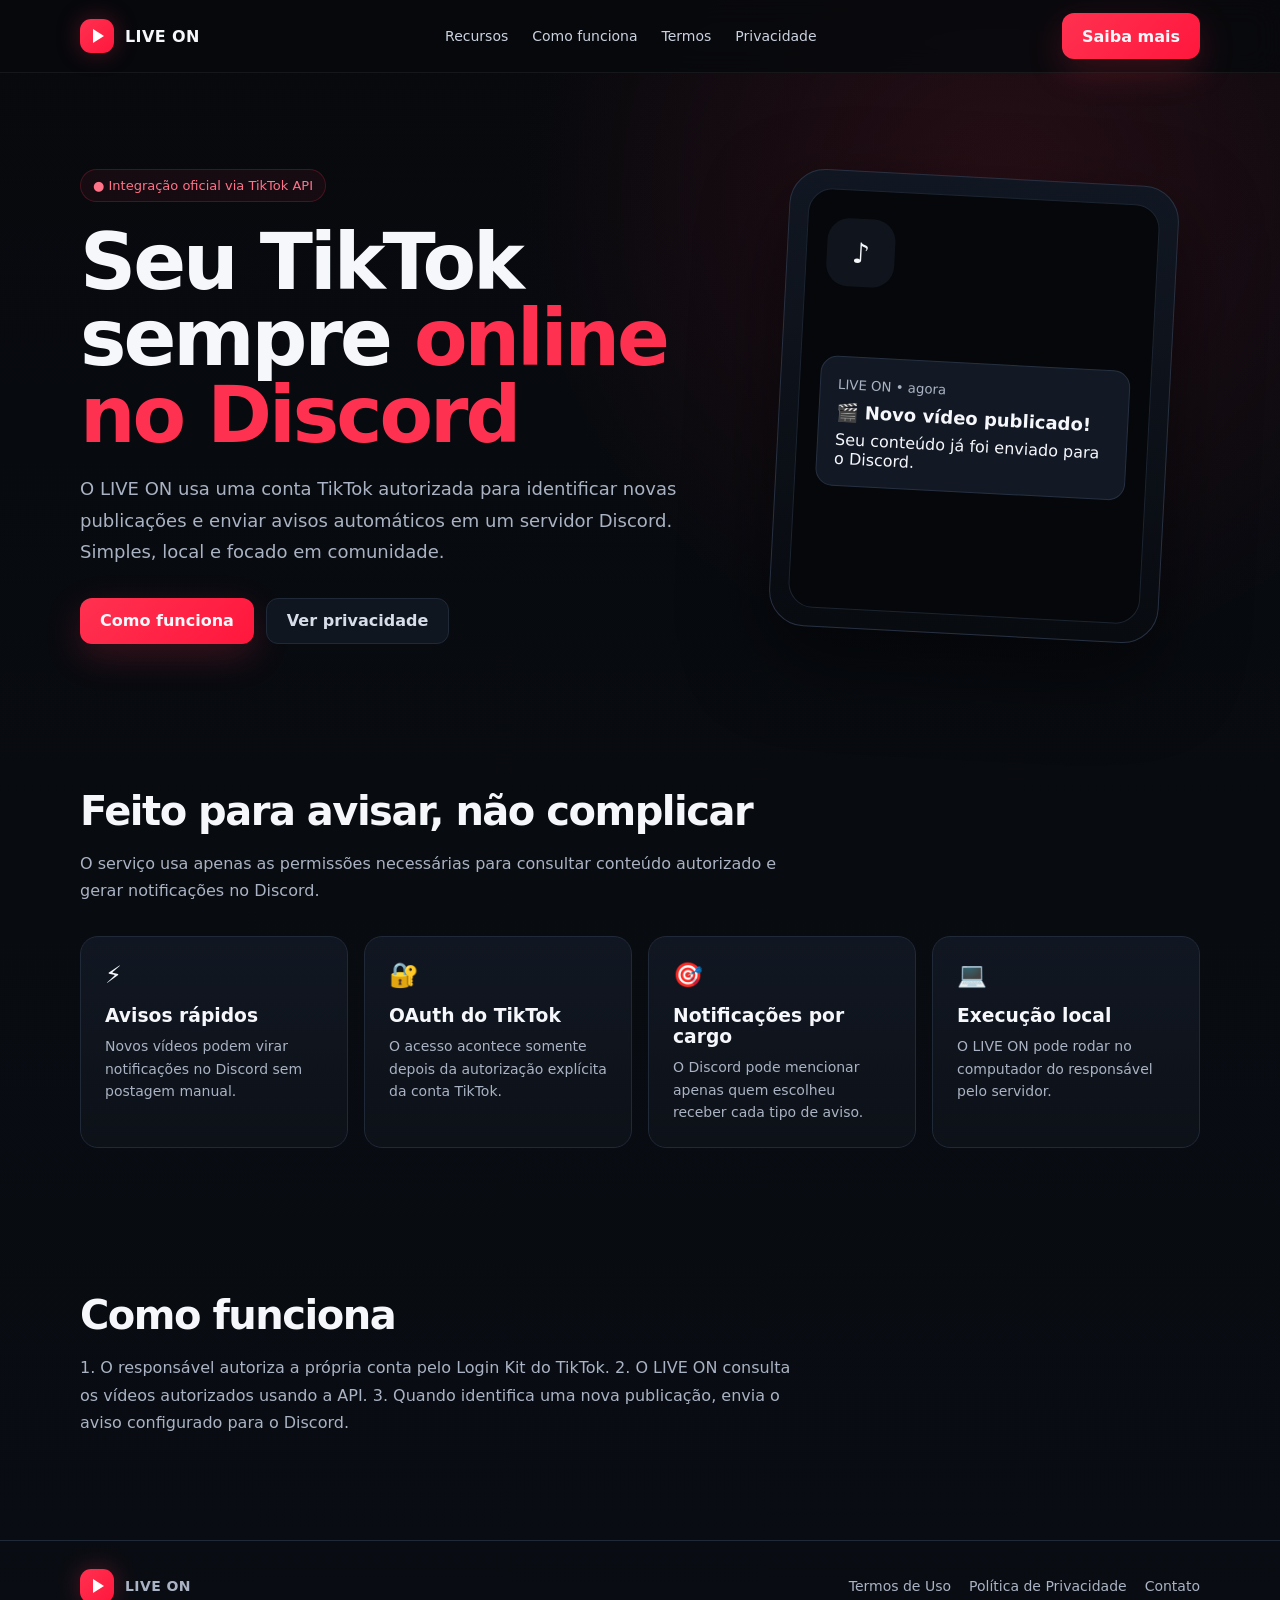
<file: index.html>
<!doctype html>
<html lang="pt-BR">
<head>
<meta charset="utf-8"><meta name="viewport" content="width=device-width,initial-scale=1">
<meta name="description" content="LIVE ON conecta uma conta TikTok autorizada ao Discord para avisar sobre lives e novos vídeos.">
<title>LIVE ON | TikTok para Discord</title><link rel="icon" href="./assets/icon.svg"><link rel="stylesheet" href="./styles.css">
</head>
<body>
<header><div class="wrap"><nav><a class="brand" href="./"><span class="mark"></span>LIVE ON</a><div class="links"><a href="#recursos">Recursos</a><a href="#como-funciona">Como funciona</a><a href="./terms/">Termos</a><a href="./privacy/">Privacidade</a></div><a class="cta" href="#como-funciona">Saiba mais</a></nav></div></header>
<main>
<section class="wrap hero">
<div><span class="eyebrow">● Integração oficial via TikTok API</span><h1>Seu TikTok sempre <span>online no Discord</span></h1><p class="lead">O LIVE ON usa uma conta TikTok autorizada para identificar novas publicações e enviar avisos automáticos em um servidor Discord. Simples, local e focado em comunidade.</p><div class="hero-actions"><a class="cta" href="#como-funciona">Como funciona</a><a class="secondary" href="./privacy/">Ver privacidade</a></div></div>
<div class="phone" aria-hidden="true"><div class="screen"><div class="tiktok-dot">♪</div><div class="notification"><small>LIVE ON • agora</small><strong>🎬 Novo vídeo publicado!</strong><div>Seu conteúdo já foi enviado para o Discord.</div></div></div></div>
</section>
<section id="recursos" class="section"><div class="wrap"><div class="section-title"><h2>Feito para avisar, não complicar</h2><p>O serviço usa apenas as permissões necessárias para consultar conteúdo autorizado e gerar notificações no Discord.</p></div><div class="grid">
<article class="card"><div class="icon">⚡</div><h3>Avisos rápidos</h3><p>Novos vídeos podem virar notificações no Discord sem postagem manual.</p></article>
<article class="card"><div class="icon">🔐</div><h3>OAuth do TikTok</h3><p>O acesso acontece somente depois da autorização explícita da conta TikTok.</p></article>
<article class="card"><div class="icon">🎯</div><h3>Notificações por cargo</h3><p>O Discord pode mencionar apenas quem escolheu receber cada tipo de aviso.</p></article>
<article class="card"><div class="icon">💻</div><h3>Execução local</h3><p>O LIVE ON pode rodar no computador do responsável pelo servidor.</p></article>
</div></div></section>
<section id="como-funciona" class="section"><div class="wrap"><div class="section-title"><h2>Como funciona</h2><p>1. O responsável autoriza a própria conta pelo Login Kit do TikTok. 2. O LIVE ON consulta os vídeos autorizados usando a API. 3. Quando identifica uma nova publicação, envia o aviso configurado para o Discord.</p></div></div></section>
</main>
<footer><div class="wrap footer-row"><div class="brand"><span class="mark"></span>LIVE ON</div><div class="footer-links"><a href="./terms/">Termos de Uso</a><a href="./privacy/">Política de Privacidade</a><a href="https://github.com/guilhermeahs">Contato</a></div></div></footer>
</body></html>
</file>
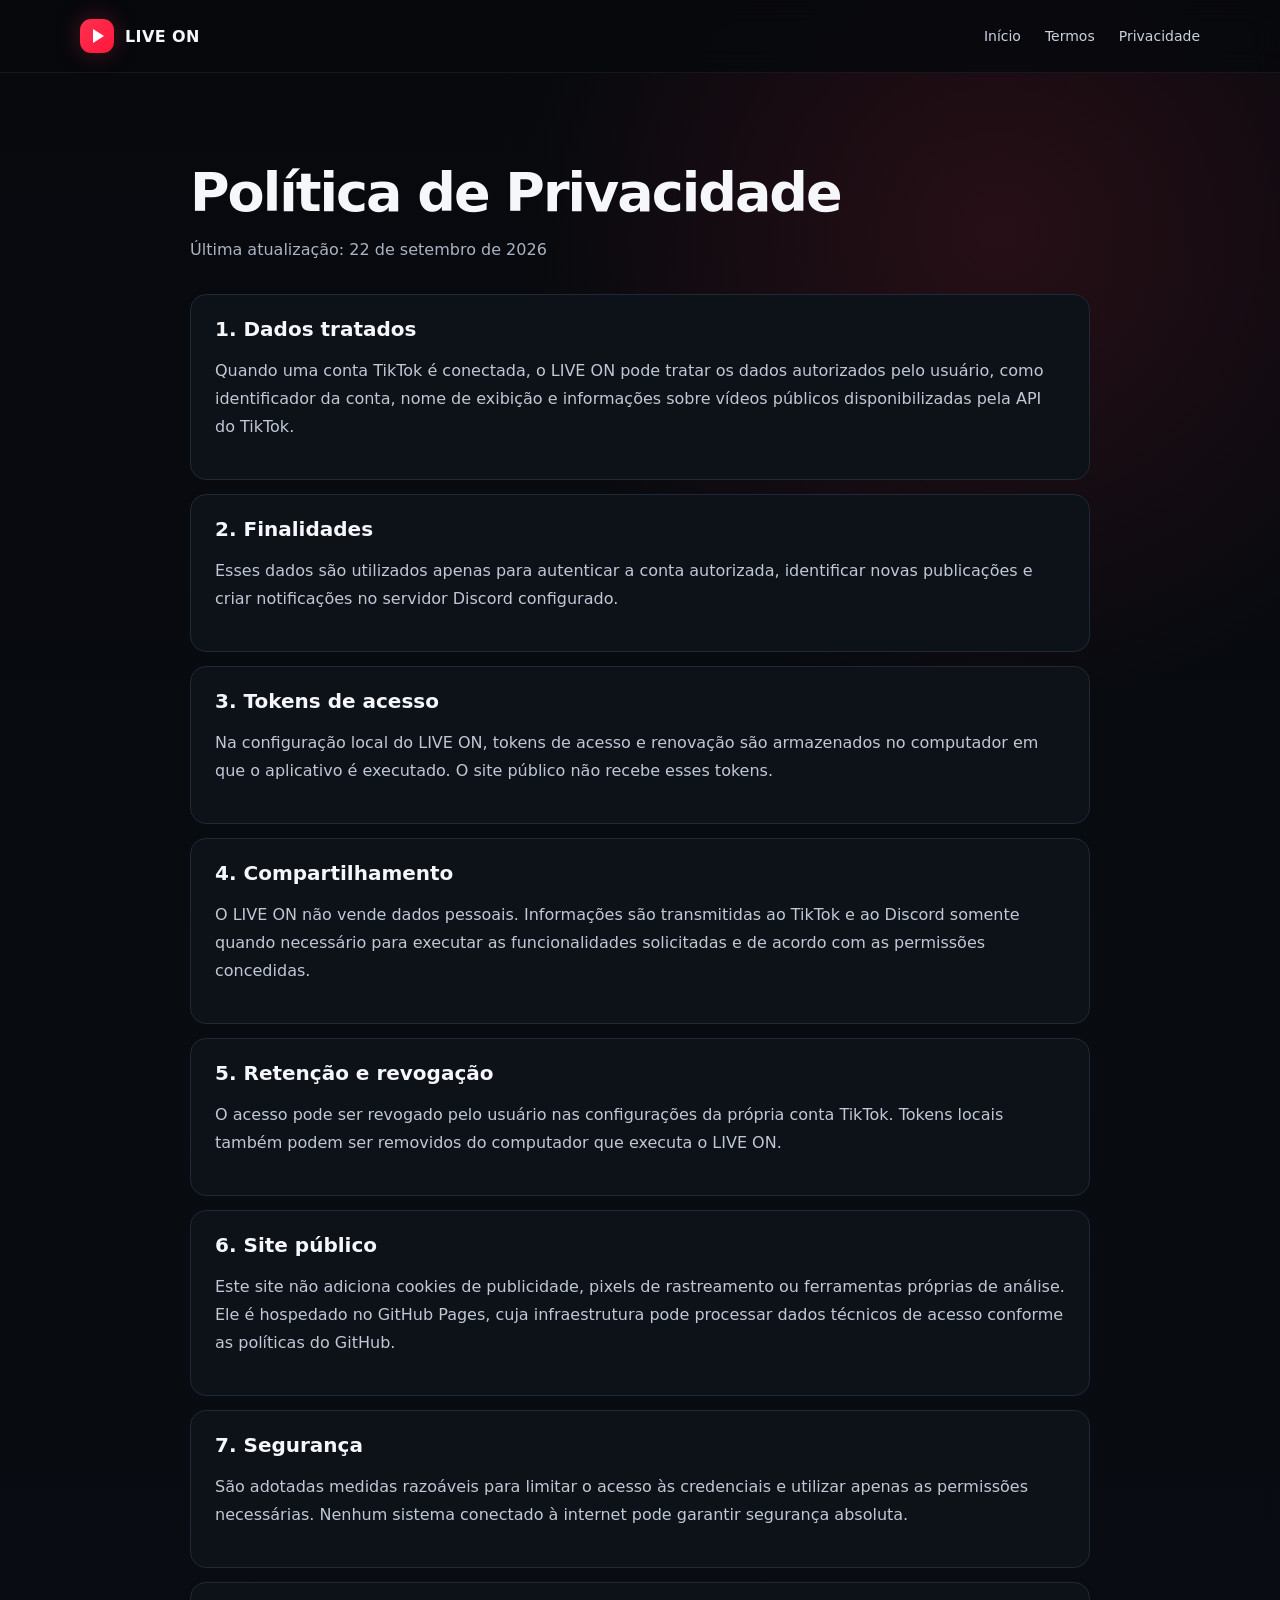
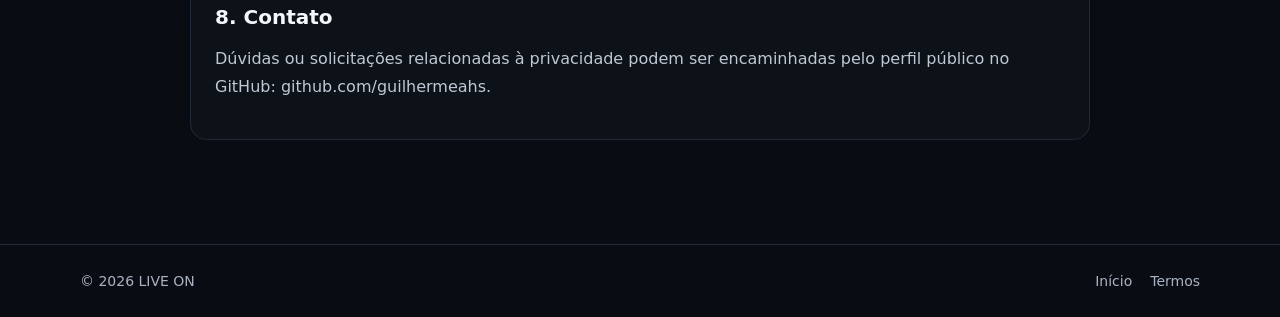
<file: privacy/index.html>
<!doctype html><html lang="pt-BR"><head><meta charset="utf-8"><meta name="viewport" content="width=device-width,initial-scale=1"><meta name="description" content="Política de Privacidade do LIVE ON."><title>Política de Privacidade | LIVE ON</title><link rel="icon" href="../assets/icon.svg"><link rel="stylesheet" href="../styles.css"></head><body>
<header><div class="wrap"><nav><a class="brand" href="../"><span class="mark"></span>LIVE ON</a><div class="links"><a href="../">Início</a><a href="../terms/">Termos</a><a href="../privacy/">Privacidade</a></div></nav></div></header>
<main class="wrap legal"><h1>Política de Privacidade</h1><p class="updated">Última atualização: 22 de setembro de 2026</p>
<section><h2>1. Dados tratados</h2><p>Quando uma conta TikTok é conectada, o LIVE ON pode tratar os dados autorizados pelo usuário, como identificador da conta, nome de exibição e informações sobre vídeos públicos disponibilizadas pela API do TikTok.</p></section>
<section><h2>2. Finalidades</h2><p>Esses dados são utilizados apenas para autenticar a conta autorizada, identificar novas publicações e criar notificações no servidor Discord configurado.</p></section>
<section><h2>3. Tokens de acesso</h2><p>Na configuração local do LIVE ON, tokens de acesso e renovação são armazenados no computador em que o aplicativo é executado. O site público não recebe esses tokens.</p></section>
<section><h2>4. Compartilhamento</h2><p>O LIVE ON não vende dados pessoais. Informações são transmitidas ao TikTok e ao Discord somente quando necessário para executar as funcionalidades solicitadas e de acordo com as permissões concedidas.</p></section>
<section><h2>5. Retenção e revogação</h2><p>O acesso pode ser revogado pelo usuário nas configurações da própria conta TikTok. Tokens locais também podem ser removidos do computador que executa o LIVE ON.</p></section>
<section><h2>6. Site público</h2><p>Este site não adiciona cookies de publicidade, pixels de rastreamento ou ferramentas próprias de análise. Ele é hospedado no GitHub Pages, cuja infraestrutura pode processar dados técnicos de acesso conforme as políticas do GitHub.</p></section>
<section><h2>7. Segurança</h2><p>São adotadas medidas razoáveis para limitar o acesso às credenciais e utilizar apenas as permissões necessárias. Nenhum sistema conectado à internet pode garantir segurança absoluta.</p></section>
<section><h2>8. Contato</h2><p>Dúvidas ou solicitações relacionadas à privacidade podem ser encaminhadas pelo perfil público no GitHub: <a href="https://github.com/guilhermeahs">github.com/guilhermeahs</a>.</p></section>
</main><footer><div class="wrap footer-row"><div>© 2026 LIVE ON</div><div class="footer-links"><a href="../">Início</a><a href="../terms/">Termos</a></div></div></footer></body></html>
</file>
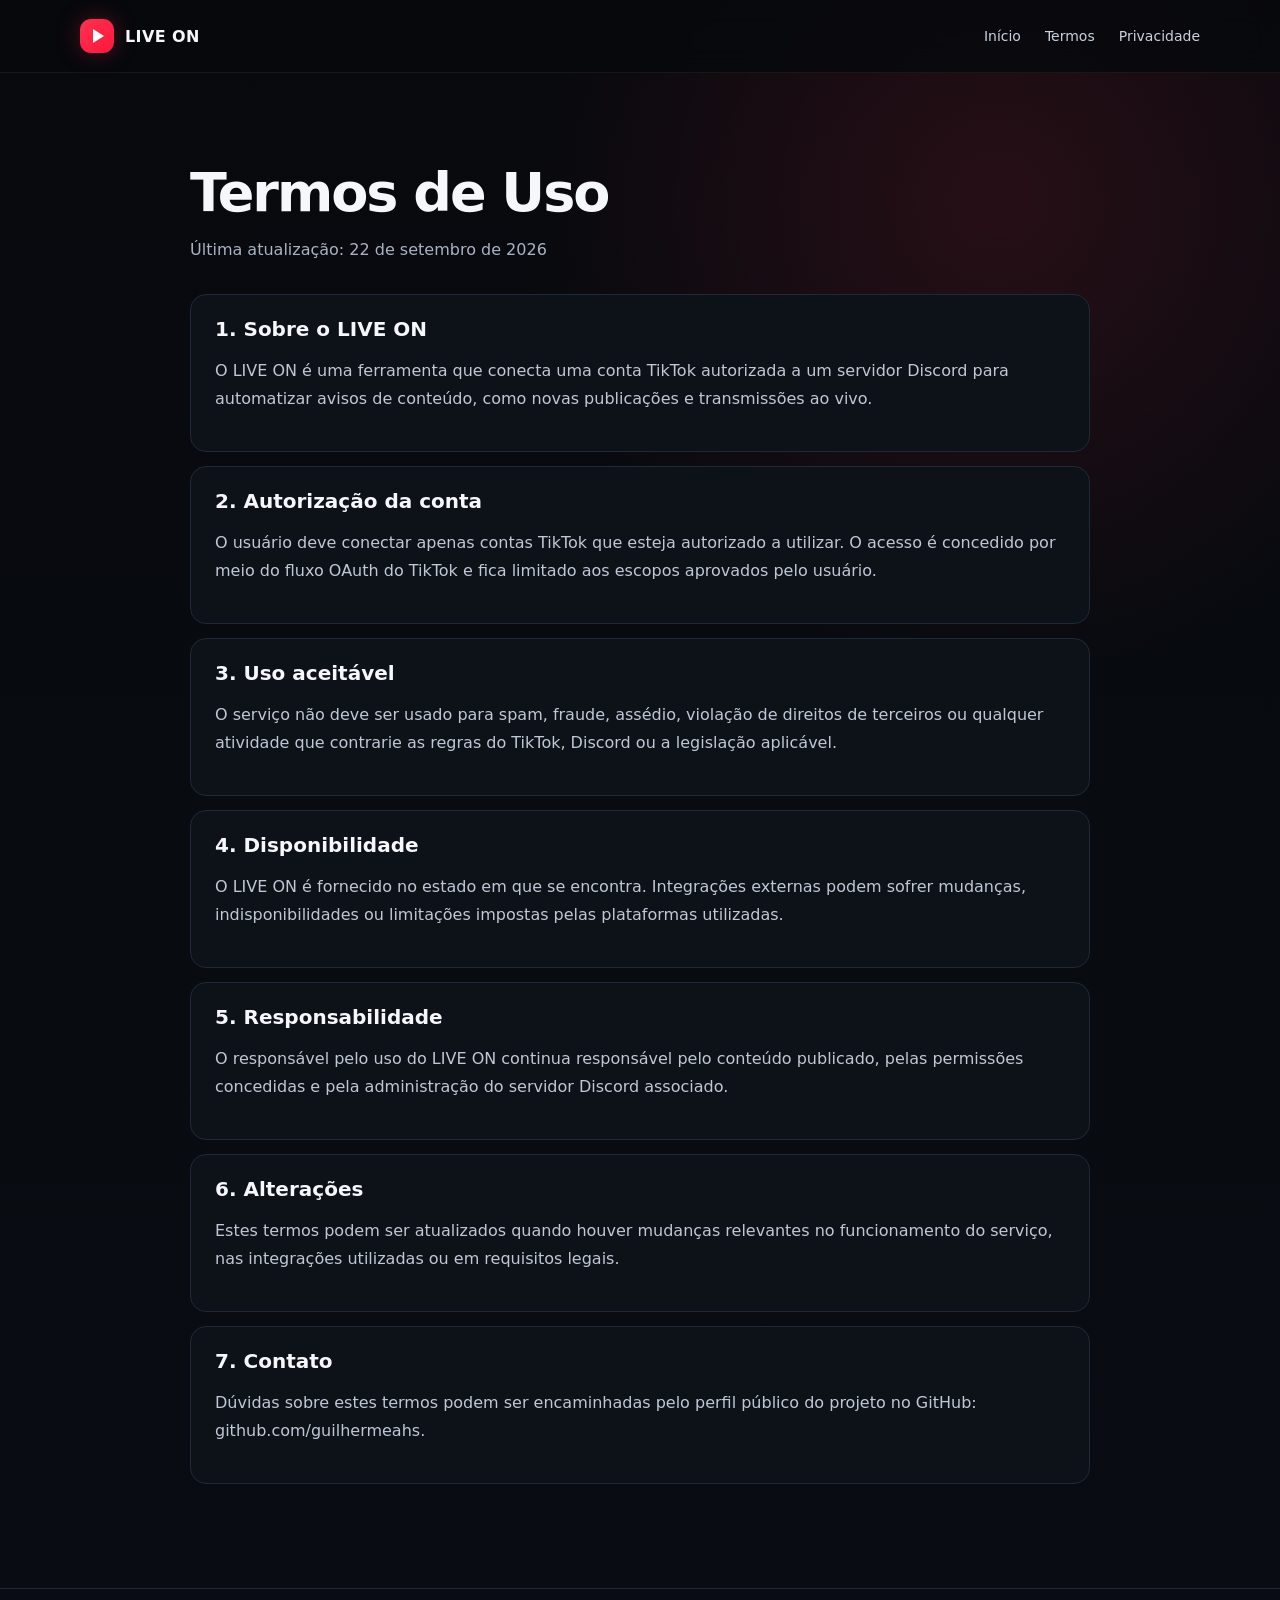
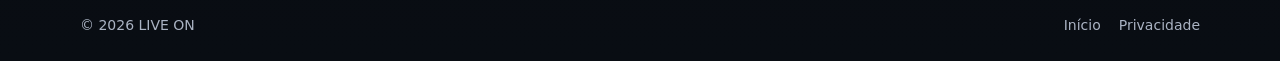
<file: terms/index.html>
<!doctype html><html lang="pt-BR"><head><meta charset="utf-8"><meta name="viewport" content="width=device-width,initial-scale=1"><meta name="description" content="Termos de Uso do LIVE ON."><title>Termos de Uso | LIVE ON</title><link rel="icon" href="../assets/icon.svg"><link rel="stylesheet" href="../styles.css"></head><body>
<header><div class="wrap"><nav><a class="brand" href="../"><span class="mark"></span>LIVE ON</a><div class="links"><a href="../">Início</a><a href="../terms/">Termos</a><a href="../privacy/">Privacidade</a></div></nav></div></header>
<main class="wrap legal"><h1>Termos de Uso</h1><p class="updated">Última atualização: 22 de setembro de 2026</p>
<section><h2>1. Sobre o LIVE ON</h2><p>O LIVE ON é uma ferramenta que conecta uma conta TikTok autorizada a um servidor Discord para automatizar avisos de conteúdo, como novas publicações e transmissões ao vivo.</p></section>
<section><h2>2. Autorização da conta</h2><p>O usuário deve conectar apenas contas TikTok que esteja autorizado a utilizar. O acesso é concedido por meio do fluxo OAuth do TikTok e fica limitado aos escopos aprovados pelo usuário.</p></section>
<section><h2>3. Uso aceitável</h2><p>O serviço não deve ser usado para spam, fraude, assédio, violação de direitos de terceiros ou qualquer atividade que contrarie as regras do TikTok, Discord ou a legislação aplicável.</p></section>
<section><h2>4. Disponibilidade</h2><p>O LIVE ON é fornecido no estado em que se encontra. Integrações externas podem sofrer mudanças, indisponibilidades ou limitações impostas pelas plataformas utilizadas.</p></section>
<section><h2>5. Responsabilidade</h2><p>O responsável pelo uso do LIVE ON continua responsável pelo conteúdo publicado, pelas permissões concedidas e pela administração do servidor Discord associado.</p></section>
<section><h2>6. Alterações</h2><p>Estes termos podem ser atualizados quando houver mudanças relevantes no funcionamento do serviço, nas integrações utilizadas ou em requisitos legais.</p></section>
<section><h2>7. Contato</h2><p>Dúvidas sobre estes termos podem ser encaminhadas pelo perfil público do projeto no GitHub: <a href="https://github.com/guilhermeahs">github.com/guilhermeahs</a>.</p></section>
</main><footer><div class="wrap footer-row"><div>© 2026 LIVE ON</div><div class="footer-links"><a href="../">Início</a><a href="../privacy/">Privacidade</a></div></div></footer></body></html>
</file>
<file: styles.css>
:root{--bg:#07090d;--panel:#0d1118;--panel2:#111722;--text:#f5f7fb;--muted:#aab3c3;--line:#202938;--red:#ff3150;--red2:#ff173c;--max:1120px}
*{box-sizing:border-box}html{scroll-behavior:smooth}body{margin:0;font-family:Inter,ui-sans-serif,system-ui,-apple-system,BlinkMacSystemFont,"Segoe UI",sans-serif;color:var(--text);background:radial-gradient(circle at 78% 12%,rgba(255,49,80,.13),transparent 30rem),linear-gradient(180deg,#07090d 0%,#090d13 100%);min-height:100vh}
a{color:inherit;text-decoration:none}.wrap{width:min(var(--max),calc(100% - 40px));margin:0 auto}
header{position:sticky;top:0;z-index:10;background:rgba(7,9,13,.82);backdrop-filter:blur(14px);border-bottom:1px solid rgba(255,255,255,.06)}
nav{height:72px;display:flex;align-items:center;justify-content:space-between;gap:20px}.brand{display:flex;align-items:center;gap:11px;font-weight:900;letter-spacing:.4px}
.mark{width:34px;height:34px;border-radius:11px;display:grid;place-items:center;background:linear-gradient(135deg,var(--red),var(--red2));box-shadow:0 0 24px rgba(255,49,80,.28)}
.mark:before{content:"";width:0;height:0;border-top:7px solid transparent;border-bottom:7px solid transparent;border-left:11px solid white;margin-left:3px}
.links{display:flex;align-items:center;gap:24px;color:#cbd2df;font-size:14px}.links a:hover{color:white}
.cta{display:inline-flex;align-items:center;justify-content:center;min-height:46px;padding:0 20px;border-radius:12px;font-weight:800;background:linear-gradient(135deg,var(--red),var(--red2));box-shadow:0 12px 36px rgba(255,49,80,.2)}
.hero{padding:96px 0 72px;display:grid;grid-template-columns:1.15fr .85fr;gap:56px;align-items:center}
.eyebrow{display:inline-flex;gap:8px;align-items:center;color:#ff7389;border:1px solid rgba(255,49,80,.22);background:rgba(255,49,80,.06);border-radius:999px;padding:8px 12px;font-size:13px}
h1{font-size:clamp(44px,7vw,78px);line-height:.98;margin:22px 0 20px;letter-spacing:-3px}h1 span{color:var(--red)}
.lead{font-size:18px;line-height:1.75;color:var(--muted);max-width:680px}.hero-actions{display:flex;gap:12px;flex-wrap:wrap;margin-top:30px}
.secondary{display:inline-flex;align-items:center;justify-content:center;min-height:46px;padding:0 20px;border-radius:12px;border:1px solid var(--line);background:#101620;color:#d7deea;font-weight:700}
.phone{width:min(100%,390px);justify-self:center;padding:18px;border-radius:36px;transform:rotate(3deg);background:linear-gradient(180deg,#111722,#080b10);border:1px solid #273142;box-shadow:0 30px 80px rgba(0,0,0,.5)}
.screen{border-radius:25px;background:#05070a;border:1px solid #1c2430;padding:28px 20px;min-height:420px}.tiktok-dot{width:68px;height:68px;border-radius:22px;background:#10151d;display:grid;place-items:center;font-size:28px;margin-bottom:70px}
.notification{background:#121925;border:1px solid #263041;border-radius:17px;padding:17px}.notification small{color:var(--muted)}.notification strong{display:block;margin:8px 0;font-size:18px}
.section{padding:72px 0}.section-title{max-width:720px;margin-bottom:32px}.section-title h2{font-size:40px;margin:0 0 12px;letter-spacing:-1.5px}.section-title p{color:var(--muted);line-height:1.7}
.grid{display:grid;grid-template-columns:repeat(4,1fr);gap:16px}.card{padding:24px;border-radius:18px;background:linear-gradient(180deg,var(--panel2),var(--panel));border:1px solid var(--line)}
.icon{font-size:24px;margin-bottom:16px}.card h3{margin:0 0 9px}.card p{margin:0;color:var(--muted);line-height:1.6;font-size:14px}
.legal{padding:72px 0 90px;max-width:900px}.legal h1{font-size:54px;letter-spacing:-2px;margin-bottom:10px}.legal .updated{color:var(--muted);margin-bottom:30px}
.legal section{padding:22px 24px;margin:14px 0;border:1px solid var(--line);background:var(--panel);border-radius:16px}.legal h2{font-size:20px;margin:0 0 10px}.legal p,.legal li{color:#c0c8d5;line-height:1.75}
footer{border-top:1px solid var(--line);padding:28px 0;color:var(--muted);font-size:14px}.footer-row{display:flex;justify-content:space-between;gap:20px;align-items:center}.footer-links{display:flex;gap:18px;flex-wrap:wrap}
@media(max-width:850px){.hero{grid-template-columns:1fr;padding-top:68px}.phone{display:none}.grid{grid-template-columns:1fr 1fr}.links{display:none}}
@media(max-width:560px){.wrap{width:min(100% - 28px,var(--max))}.grid{grid-template-columns:1fr}h1{letter-spacing:-2px}.hero{padding-bottom:48px}.footer-row{align-items:flex-start;flex-direction:column}}
</file>
